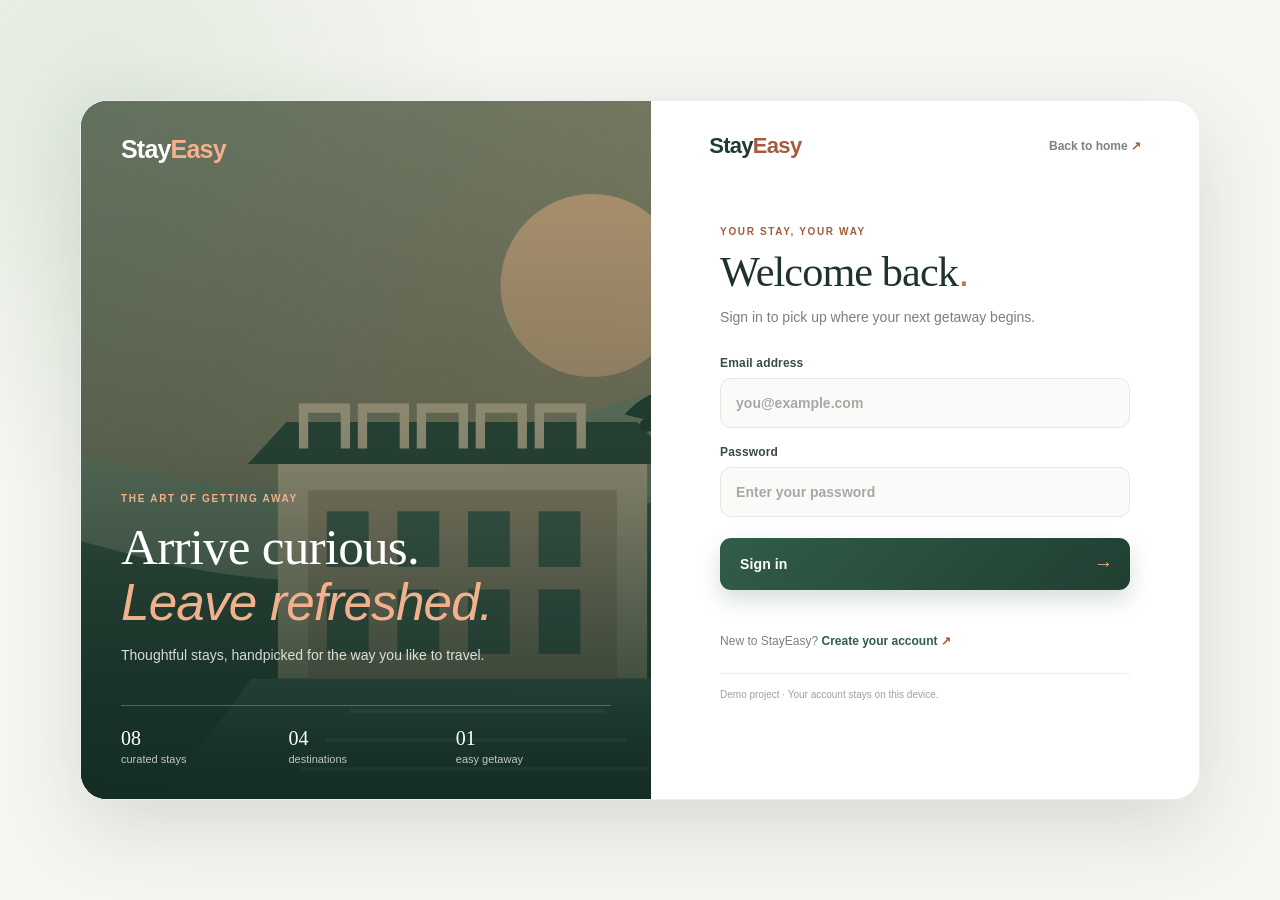
<file: admin.html>
<!DOCTYPE html>
<html lang="en">
  <head>
    <meta charset="UTF-8" />
    <meta name="viewport" content="width=device-width, initial-scale=1.0" />
    <title>Admin Module | StayEasy</title>
    <link rel="stylesheet" href="style.css?v=20261125-luxe-v6" />
  </head>

  <body class="dashboard-page admin-dashboard">
    <nav class="dashboard-nav">
      <div class="dashboard-nav-inner">
        <a class="brand" href="admin.html">Stay<span>Easy</span></a>
        <div class="dashboard-nav-actions">
          <span class="admin-badge">ADMIN MODULE</span>
          <button class="logout" type="button" onclick="logout()">Log out <span aria-hidden="true">↗</span></button>
        </div>
      </div>
    </nav>

    <main class="dashboard">
      <div class="dash-head">
        <div>
          <p class="eyebrow blue">ADMIN MODULE</p>
          <h1>Manage StayEasy</h1>
          <p class="muted">Manage hotel inventory and booking activity.</p>
        </div>
      </div>

      <section class="stats">
        <div>
          <b id="hotelCount">0</b>
          <small>Hotels</small>
        </div>
        <div>
          <b id="roomCount">0</b>
          <small>Rooms</small>
        </div>
        <div>
          <b id="adminBookingCount">0</b>
          <small>Bookings</small>
        </div>
        <div>
          <b id="userCount">0</b>
          <small>Users</small>
        </div>
      </section>

      <section class="admin-grid">
        <div class="card">
          <h2>Add Hotel</h2>

          <form id="hotelForm">
            <label>
              Hotel Name
              <input id="hotelName" required />
            </label>

            <label>
              Location
              <input id="hotelLocation" required />
            </label>

            <label>
              Price / Night
              <input id="hotelPrice" type="number" min="1" required />
            </label>

            <label>
              Rooms
              <input id="hotelRooms" type="number" min="0" required />
            </label>

            <label>
              Amenities
              <input id="hotelAmenities" placeholder="WiFi, Pool, Breakfast" required />
            </label>

            <button class="primary-btn full" type="submit">Add Hotel</button>
          </form>
        </div>

        <div class="card">
          <div class="section-head">
            <h2>Hotel Inventory</h2>
            <span id="inventoryCount"></span>
          </div>

          <div id="adminHotels"></div>
        </div>
      </section>

      <div class="card">
        <div class="section-head">
          <h2>Booking Activity</h2>
          <span>Local Storage</span>
        </div>

        <div id="adminBookings"></div>
      </div>
    </main>

    <script src="script.js?v=20261125-luxe-v7"></script>
  </body>
</html>
</file>
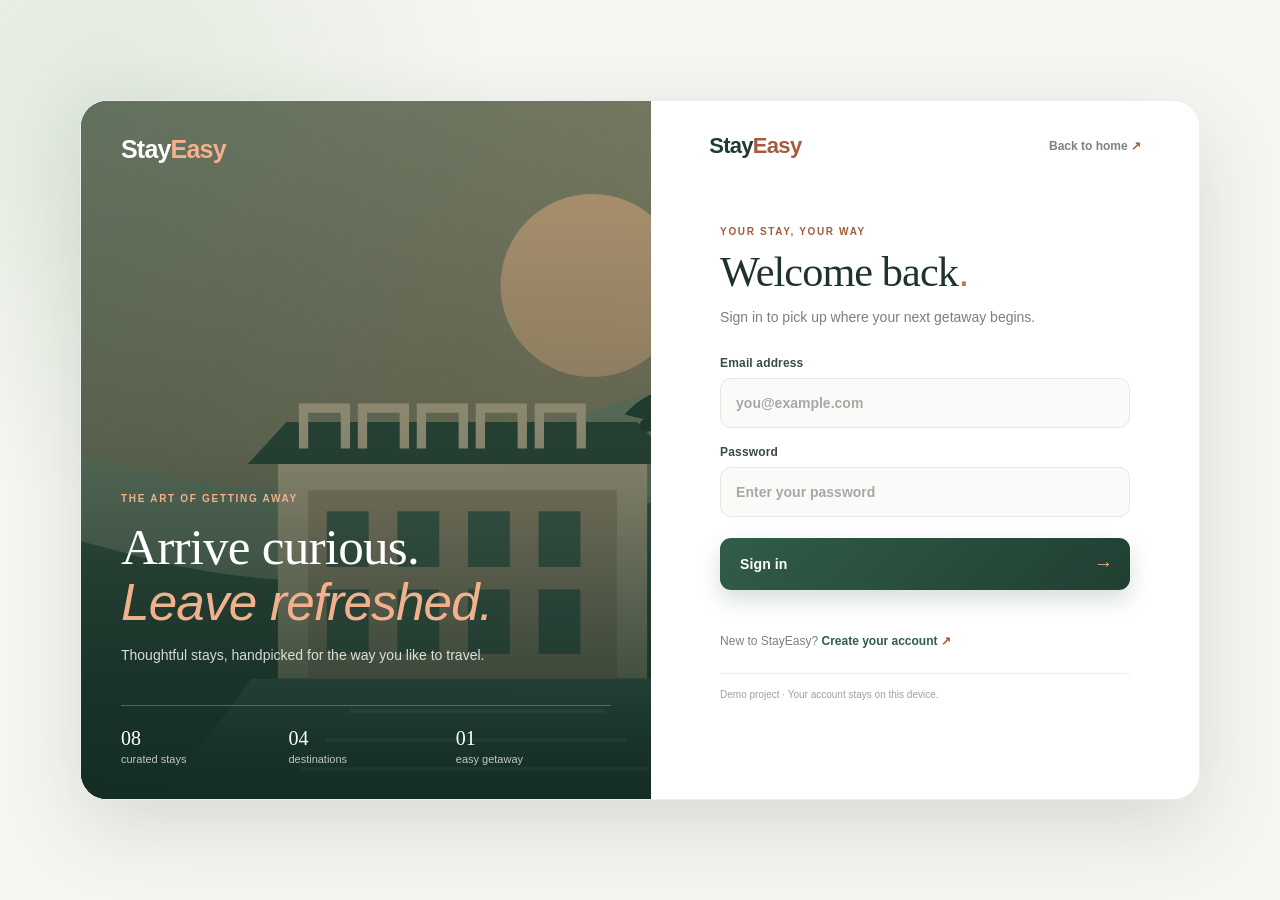
<file: login.html>
<!DOCTYPE html>
<html lang="en">
  <head>
    <meta charset="UTF-8" />
    <meta name="viewport" content="width=device-width, initial-scale=1.0" />
    <meta name="theme-color" content="#f5f6f1" />
    <title>Welcome back | StayEasy</title>
    <link rel="stylesheet" href="style.css?v=20261125-luxe-v6" />
  </head>

  <body class="auth auth-page">
    <main class="auth-shell">
      <section class="auth-story" aria-label="About StayEasy">
        <img src="images/stayeasy-hero.svg" alt="" />
        <a class="auth-story-brand" href="index.html">Stay<span>Easy</span></a>
        <div class="auth-story-copy">
          <p>THE ART OF GETTING AWAY</p>
          <h2>Arrive curious.<br /><em>Leave refreshed.</em></h2>
          <span>Thoughtful stays, handpicked for the way you like to travel.</span>
        </div>
        <div class="auth-story-stats">
          <div><b>08</b><span>curated stays</span></div>
          <div><b>04</b><span>destinations</span></div>
          <div><b>01</b><span>easy getaway</span></div>
        </div>
      </section>

      <section class="auth-panel">
        <div class="auth-panel-nav">
          <a class="brand dark" href="index.html">Stay<span>Easy</span></a>
          <a class="auth-back-link" href="index.html">Back to home <span aria-hidden="true">↗</span></a>
        </div>

        <div class="auth-form-content">
          <p class="eyebrow auth-eyebrow">YOUR STAY, YOUR WAY</p>
          <h1>Welcome back<span>.</span></h1>
          <p class="auth-intro">Sign in to pick up where your next getaway begins.</p>

          <form id="loginForm">
            <label class="auth-field">
              <span>Email address</span>
              <input id="loginEmail" type="email" autocomplete="username" required placeholder="you@example.com" />
            </label>

            <label class="auth-field">
              <span>Password</span>
              <input id="loginPassword" type="password" autocomplete="current-password" required placeholder="Enter your password" />
            </label>

            <button class="primary-btn full auth-submit" type="submit">Sign in <span aria-hidden="true">→</span></button>
          </form>

          <p id="loginMessage" class="message auth-message" role="status" aria-live="polite"></p>

          <p class="auth-footer">New to StayEasy? <a href="signup.html">Create your account <span aria-hidden="true">↗</span></a></p>
          <p class="auth-footnote">Demo project · Your account stays on this device.</p>
        </div>
      </section>
    </main>

    <script src="script.js?v=20261125-luxe-v7"></script>
  </body>
</html>
</file>
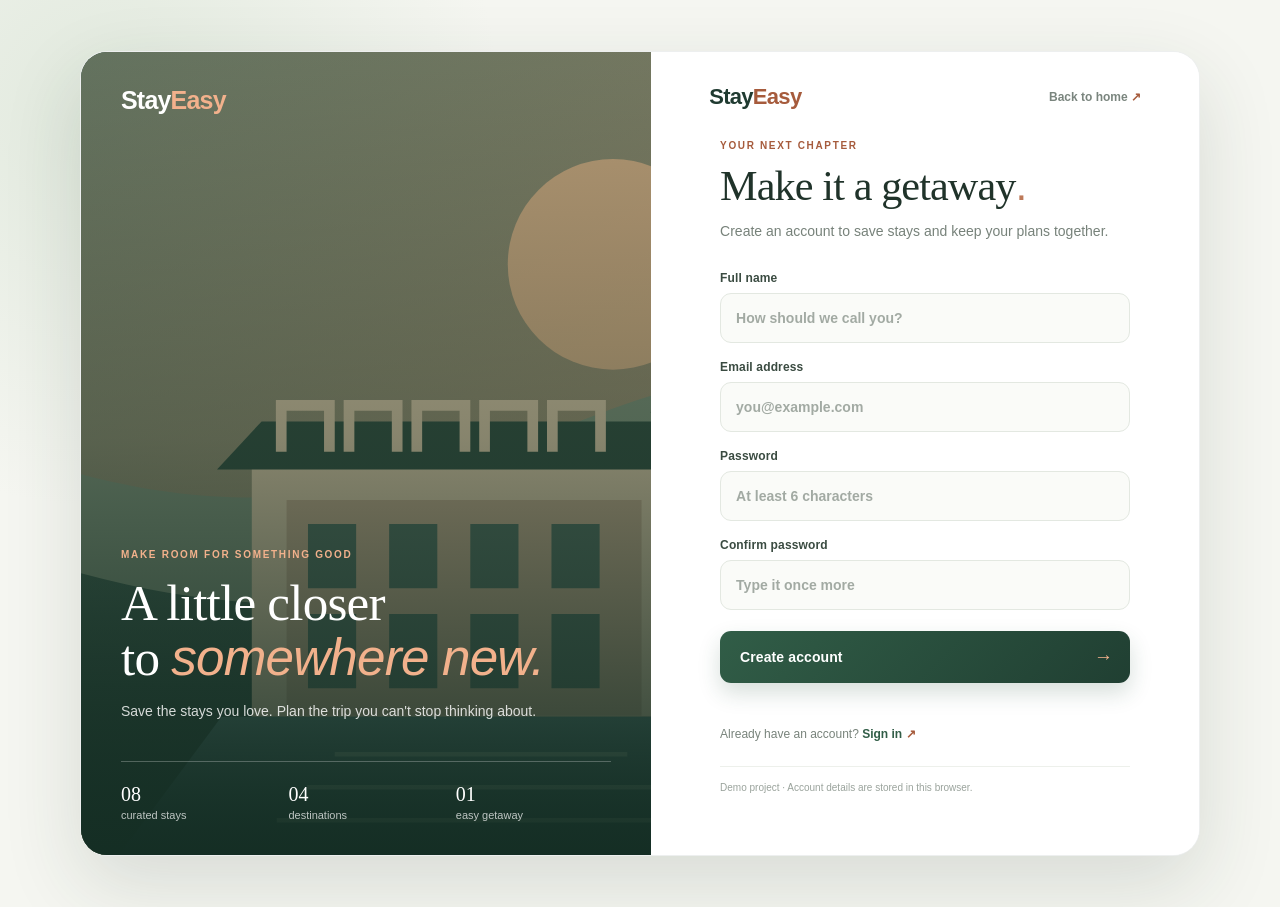
<file: signup.html>
<!DOCTYPE html>
<html lang="en">
  <head>
    <meta charset="UTF-8" />
    <meta name="viewport" content="width=device-width, initial-scale=1.0" />
    <meta name="theme-color" content="#f5f6f1" />
    <title>Create your account | StayEasy</title>
    <link rel="stylesheet" href="style.css?v=20261125-luxe-v6" />
  </head>

  <body class="auth auth-page">
    <main class="auth-shell auth-shell-signup">
      <section class="auth-story" aria-label="About StayEasy">
        <img src="images/stayeasy-hero.svg" alt="" />
        <a class="auth-story-brand" href="index.html">Stay<span>Easy</span></a>
        <div class="auth-story-copy">
          <p>MAKE ROOM FOR SOMETHING GOOD</p>
          <h2>A little closer<br />to <em>somewhere new.</em></h2>
          <span>Save the stays you love. Plan the trip you can't stop thinking about.</span>
        </div>
        <div class="auth-story-stats">
          <div><b>08</b><span>curated stays</span></div>
          <div><b>04</b><span>destinations</span></div>
          <div><b>01</b><span>easy getaway</span></div>
        </div>
      </section>

      <section class="auth-panel">
        <div class="auth-panel-nav">
          <a class="brand dark" href="index.html">Stay<span>Easy</span></a>
          <a class="auth-back-link" href="index.html">Back to home <span aria-hidden="true">↗</span></a>
        </div>

        <div class="auth-form-content">
          <p class="eyebrow auth-eyebrow">YOUR NEXT CHAPTER</p>
          <h1>Make it a getaway<span>.</span></h1>
          <p class="auth-intro">Create an account to save stays and keep your plans together.</p>

          <form id="signupForm">
            <label class="auth-field">
              <span>Full name</span>
              <input id="signupName" autocomplete="name" required placeholder="How should we call you?" />
            </label>

            <label class="auth-field">
              <span>Email address</span>
              <input id="signupEmail" type="email" autocomplete="email" required placeholder="you@example.com" />
            </label>

            <label class="auth-field">
              <span>Password</span>
              <input id="signupPassword" type="password" autocomplete="new-password" minlength="6" required placeholder="At least 6 characters" />
            </label>

            <label class="auth-field">
              <span>Confirm password</span>
              <input id="signupConfirm" type="password" autocomplete="new-password" minlength="6" required placeholder="Type it once more" />
            </label>

            <button class="primary-btn full auth-submit" type="submit">Create account <span aria-hidden="true">→</span></button>
          </form>

          <p id="signupMessage" class="message auth-message" role="status" aria-live="polite"></p>

          <p class="auth-footer">Already have an account? <a href="login.html">Sign in <span aria-hidden="true">↗</span></a></p>
          <p class="auth-footnote">Demo project · Account details are stored in this browser.</p>
        </div>
      </section>
    </main>

    <script src="script.js?v=20261125-luxe-v7"></script>
  </body>
</html>
</file>
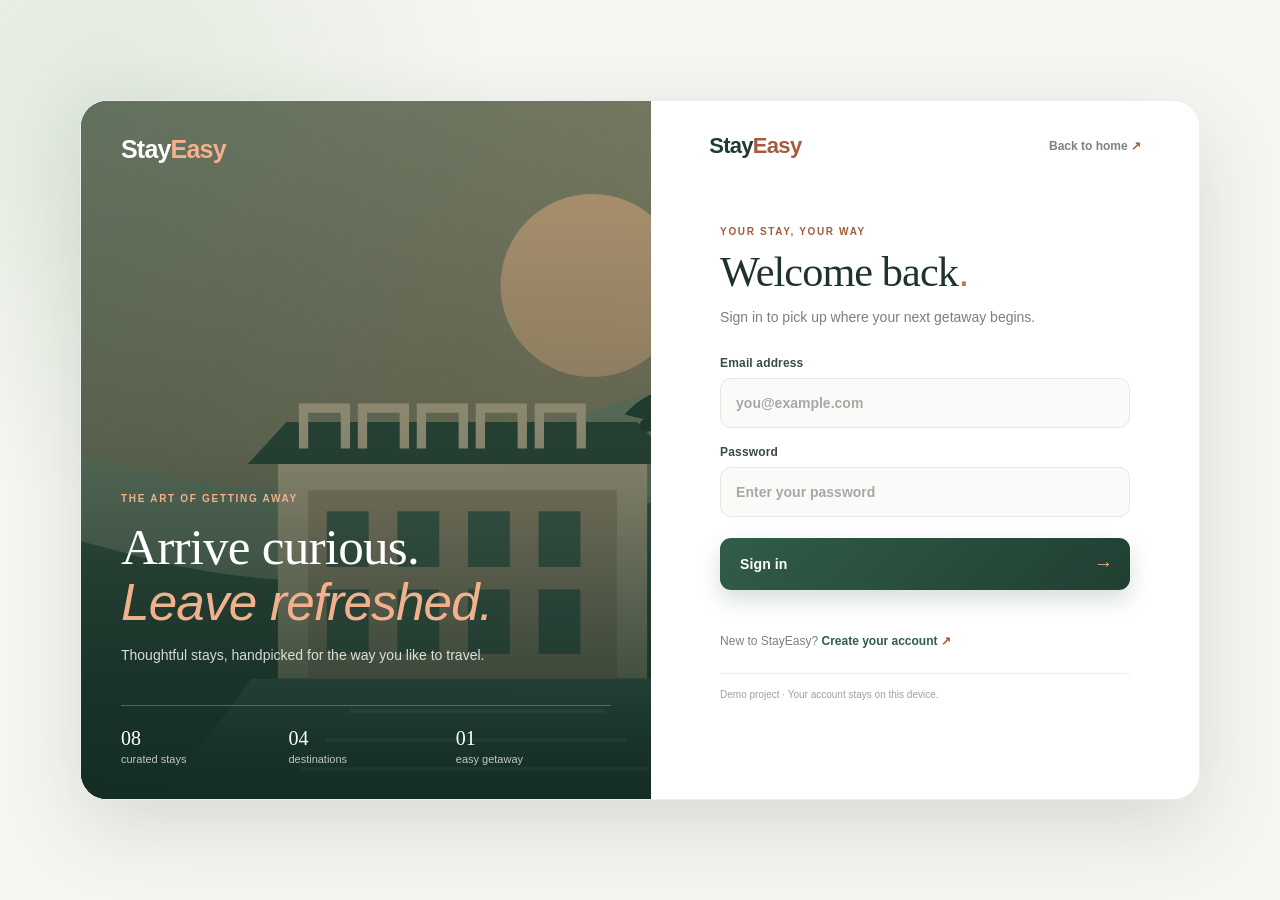
<file: user.html>
<!DOCTYPE html>
<html lang="en">
  <head>
    <meta charset="UTF-8" />
    <meta name="viewport" content="width=device-width, initial-scale=1.0" />
    <title>User Module | StayEasy</title>
    <link rel="stylesheet" href="style.css?v=20261125-luxe-v6" />
  </head>

  <body class="dashboard-page user-dashboard">
    <nav class="dashboard-nav">
      <div class="dashboard-nav-inner">
        <a class="brand" href="user.html">Stay<span>Easy</span></a>
        <div class="dashboard-nav-actions">
          <span class="welcome-chip"><span class="welcome-dot"></span><span id="welcome" class="welcome"></span></span>
          <button class="logout" type="button" onclick="logout()">Log out <span aria-hidden="true">↗</span></button>
        </div>
      </div>
    </nav>

    <main class="dashboard">
      <section class="dash-head">
        <div>
          <p class="eyebrow">YOUR NEXT CHAPTER</p>
          <h1>Somewhere good<br />is waiting.</h1>
          <p>Find a stay that fits the feeling you're chasing. Compare, save and plan it your way.</p>
        </div>

        <div class="stat">
          <span class="stat-spark" aria-hidden="true">✳</span>
          <b id="bookingCount">0</b>
          <small>My trips</small>
        </div>
      </section>

      <section class="search" aria-label="Find and filter hotels">
        <label class="filter-field">
          <span>Destination</span>
          <input id="location" type="search" placeholder="City or hotel name" autocomplete="off" />
        </label>

        <label class="filter-field">
          <span>Must-have</span>
          <select id="amenity">
            <option value="">All Amenities</option>
            <option>WiFi</option>
            <option>Pool</option>
            <option>Gym</option>
            <option>Breakfast</option>
            <option>Parking</option>
            <option>Spa</option>
            <option>Beach access</option>
          </select>
        </label>

        <label class="filter-field">
          <span>Vibe Match</span>
          <select id="vibe">
            <option value="">All vibes</option>
            <option>Romantic</option>
            <option>Heritage</option>
            <option>Beach</option>
            <option>Business</option>
            <option>Family</option>
          </select>
        </label>

        <label class="filter-field">
          <span>Sort by</span>
          <select id="sort">
            <option value="recommended">Recommended</option>
            <option value="low">Price: Low to High</option>
            <option value="high">Price: High to Low</option>
          </select>
        </label>

        <label class="filter-field">
          <span>Check-in</span>
          <input id="searchCheckin" type="date" />
        </label>

        <label class="filter-field">
          <span>Check-out</span>
          <input id="searchCheckout" type="date" />
        </label>

        <label class="filter-field">
          <span>Guests</span>
          <select id="searchGuests">
            <option>1</option>
            <option selected>2</option>
            <option>3</option>
            <option>4</option>
            <option>5</option>
            <option>6</option>
          </select>
        </label>

        <div class="search-actions">
          <button class="primary-btn" type="button" onclick="searchHotels()">Find stays <span aria-hidden="true">→</span></button>
          <button class="secondary-btn" type="button" onclick="clearSearch()">Reset</button>
        </div>
      </section>

      <div class="section-head">
        <div>
          <p class="section-kicker">A STAY FOR EVERY KIND OF YOU</p>
          <h2>Explore the collection</h2>
        </div>
        <div class="hotel-results-tools">
          <button id="favoritesFilter" class="saved-filter" type="button" aria-pressed="false" onclick="toggleFavoritesFilter()">♡ Saved stays (0)</button>
          <span id="resultCount"></span>
        </div>
      </div>
      <p class="price-pulse-status"><span class="pulse-dot" aria-hidden="true"></span><span id="livePriceStatus">Demo price pulse is active</span></p>

      <section id="hotels" class="hotel-grid" aria-live="polite"></section>

      <section id="compareTray" class="compare-tray" aria-label="Hotel comparison" hidden>
        <div>
          <b>Compare your shortlist</b>
          <span id="compareCount">0 selected</span>
          <small>Compare up to three stays in one city.</small>
        </div>
        <div class="compare-tray-actions">
          <button id="compareOpen" class="primary-btn" type="button" onclick="openHotelComparison()" disabled>Compare stays</button>
          <button class="secondary-btn" type="button" onclick="clearHotelComparison()">Clear</button>
        </div>
      </section>

      <div class="section-head">
        <div>
          <p class="section-kicker">YOUR ITINERARY</p>
          <h2>Trips you've planned</h2>
        </div>
      </div>
      <div class="trip-filter-tabs" role="group" aria-label="Filter trips">
        <button class="trip-filter selected" type="button" data-trip-filter="upcoming" aria-pressed="true" onclick="setTripFilter('upcoming')">Upcoming</button>
        <button class="trip-filter" type="button" data-trip-filter="completed" aria-pressed="false" onclick="setTripFilter('completed')">Completed</button>
        <button class="trip-filter" type="button" data-trip-filter="cancelled" aria-pressed="false" onclick="setTripFilter('cancelled')">Cancelled</button>
      </div>

      <section id="myBookings" class="bookings"></section>
    </main>

    <div id="modal" class="modal hidden" role="dialog" aria-modal="true" aria-label="Stay booking and comparison">
      <div class="modal-card">
        <button class="close" type="button" aria-label="Close dialog" onclick="closeModal()">×</button>
        <div id="modalContent"></div>
      </div>
    </div>

    <script src="script.js?v=20261125-luxe-v7"></script>
  </body>
</html>
</file>
<file: style.css>
:root {
  --blue: #2563eb;
  --blue-dark: #1d4ed8;
  --bg: #f5f7fb;
  --text: #172033;
  --muted: #586d87;
  --card: #fff;
  --shadow: 0 12px 30px rgba(15, 23, 42, 0.08);
}

* { box-sizing: border-box; margin: 0; padding: 0; font-family: "Segoe UI", sans-serif; }
body {
  background: radial-gradient(circle at top, #f9fbff 0%, var(--bg) 42%, #edf2f7 100%);
  color: var(--text);
}
a { text-decoration: none; }
img { max-width: 100%; display: block; }
button, input, select { font: inherit; }

.hero {
  background: linear-gradient(120deg, rgba(9, 17, 33, 0.9), rgba(37, 99, 235, 0.75)), url('images/hotel-skyline.svg') center/cover no-repeat;
  color: #fff;
  min-height: 440px;
  border-bottom-left-radius: 28px;
  border-bottom-right-radius: 28px;
  box-shadow: 0 20px 40px rgba(15, 23, 42, 0.12);
}

nav, .dashboard-nav {
  display: flex; justify-content: space-between; align-items: center;
  padding: 20px 5%;
}

.brand { color: #fff; font-size: 2rem; font-weight: 800; }
.brand span { color: #cfe3ff; }
.brand.dark { color: var(--text); }
.brand.dark span { color: var(--blue); }

.nav-link, .nav-btn, .primary-btn, .secondary-btn, .logout, .book-btn, .confirm-btn, .delete {
  display: inline-flex; align-items: center; justify-content: center;
  border-radius: 12px; font-weight: 700; transition: 0.2s ease;
}

.nav-link { color: #fff; padding: 10px 14px; }
.nav-link:hover { background: rgba(255,255,255,0.08); }
.nav-btn, .primary-btn, .book-btn, .confirm-btn {
  background: linear-gradient(135deg, var(--blue), var(--blue-dark));
  color: #fff; padding: 12px 18px; box-shadow: 0 12px 22px rgba(37, 99, 235, .25);
  border: 1px solid rgba(255,255,255,0.12);
}
.nav-btn:hover, .primary-btn:hover, .book-btn:hover, .confirm-btn:hover {
  transform: translateY(-1px);
  box-shadow: 0 16px 26px rgba(37, 99, 235, .28);
}
.secondary-btn, .logout {
  background: #fff; color: var(--text); border: 1px solid #dfe7f1; padding: 12px 18px;
}
.secondary-btn:hover, .logout:hover { background: #f8fbff; }

.hero-content {
  max-width: 1200px; margin: 0 auto; padding: 72px 24px 86px;
}
.hero h1 { font-size: clamp(2.4rem, 6vw, 4.5rem); margin-bottom: 18px; }
.hero-content p:not(.eyebrow) { max-width: 620px; font-size: 1.06rem; line-height: 1.7; color: rgba(255,255,255,0.9); }
.eyebrow { letter-spacing: 1.6px; font-size: 12px; font-weight: 800; margin-bottom: 12px; }
.eyebrow.blue { color: var(--blue); }

.landing, .dashboard { max-width: 1200px; margin: 0 auto; padding: 48px 24px 70px; }
.features {
  display: grid; grid-template-columns: repeat(3, minmax(0, 1fr)); gap: 20px;
  margin-top: -70px; position: relative; z-index: 1;
}
.features article, .card, .auth-card, .stat, .stats > div, .hotel, .booking-item, .admin-hotel, .modal-card {
  background: var(--card); border: 1px solid #e5ecf4; border-radius: 20px; box-shadow: var(--shadow);
}
.features article, .card, .auth-card, .stat, .stats > div { padding: 24px; }
.hotel:hover, .booking-item:hover, .admin-hotel:hover {
  transform: translateY(-2px);
  box-shadow: 0 18px 36px rgba(15, 23, 42, 0.09);
}
.features b {
  display: inline-flex; width: 54px; height: 54px; align-items: center; justify-content: center;
  font-size: 28px; border-radius: 16px; background: #edf5ff;
}
.features h3 { margin: 12px 0 8px; }
.features p, .muted, .message { color: var(--muted); line-height: 1.7; }

.center { text-align: center; margin-top: 28px; }
.center h2 { font-size: clamp(1.9rem, 3vw, 2.4rem); margin-bottom: 10px; }
.actions { display: flex; justify-content: center; gap: 12px; margin-top: 20px; flex-wrap: wrap; }
footer { text-align: center; color: var(--muted); padding: 20px; }

.auth { min-height: 100vh; display: grid; place-items: center; padding: 30px 18px; background: linear-gradient(135deg, #eef5ff, #f8fafc); }
.auth-card { width: min(460px, 100%); padding: 28px; }
.auth-card form, .booking-form, #hotelForm { display: grid; gap: 14px; margin-top: 16px; }
label { display: grid; gap: 8px; font-weight: 600; }
input, select {
  width: 100%; border: 1px solid #dfeaf5; border-radius: 12px; background: #f8fbff;
  padding: 12px 14px; color: var(--text);
}
input:focus, select:focus { outline: none; border-color: rgba(37, 99, 235, .5); }

.dashboard-nav { background: rgba(255,255,255,.9); border-bottom: 1px solid #eaeff6; }
.dashboard-nav .brand { color: var(--text); }
.dashboard-nav .brand span { color: var(--blue); }

.dash-head { display: flex; justify-content: space-between; align-items: center; margin-bottom: 20px; }
.stats { display: grid; grid-template-columns: repeat(4, minmax(0, 1fr)); gap: 18px; margin-bottom: 24px; }
.stats > div, .stat { display: grid; place-items: center; padding: 20px; text-align: center; }
.stats b, .stat b { font-size: 2rem; color: var(--blue); }

.search {
  display: grid; grid-template-columns: repeat(4, minmax(0, 1fr)); gap: 14px;
  padding: 16px; margin-bottom: 20px; border: 1px solid #e6edf5; border-radius: 18px; background: rgba(255,255,255,.7);
}

.hotel-grid { display: grid; grid-template-columns: repeat(3, minmax(0, 1fr)); gap: 20px; }
.hotel { overflow: hidden; }
.hotel-gallery { position: relative; overflow: hidden; background: #e4ebe5; }
.hotel-image { width: 100%; height: 200px; object-fit: cover; }
.gallery-arrow {
  position: absolute;
  top: 50%;
  display: grid;
  width: 36px;
  height: 36px;
  place-items: center;
  transform: translateY(-50%);
  border: 1px solid rgba(255,255,255,.75);
  border-radius: 50%;
  background: rgba(15, 23, 42, .62);
  color: #fff;
  cursor: pointer;
  font-size: 1.6rem;
  line-height: 1;
}
.gallery-arrow:hover { background: rgba(15, 23, 42, .88); }
.gallery-previous { left: 10px; }
.gallery-next { right: 10px; }
.gallery-count {
  position: absolute;
  right: 10px;
  bottom: 10px;
  padding: 4px 8px;
  border-radius: 999px;
  background: rgba(15, 23, 42, .7);
  color: #fff;
  font-size: .75rem;
  font-weight: 700;
}
.hotel-body { padding: 18px; }
.hotel-top { display: flex; justify-content: space-between; align-items: flex-start; margin-bottom: 12px; }
.rating { background: #fff7d6; color: #915d00; border-radius: 999px; padding: 6px 10px; font-size: 0.8rem; font-weight: 800; }
.hotel-type { color: #275943; font-size: 0.78rem; font-weight: 700; }
.amenities { display: flex; flex-wrap: wrap; gap: 8px; margin: 10px 0 16px; }
.chip { background: #edf5ff; color: var(--blue); border-radius: 999px; padding: 6px 10px; font-size: 0.78rem; font-weight: 700; }
.hotel-bottom { display: flex; justify-content: space-between; align-items: end; gap: 12px; }
.price strong { font-size: 1.5rem; }
.price span, .rooms { color: var(--muted); font-size: 0.82rem; }
.hotel-actions { display: flex; align-items: center; gap: 8px; }
.book-btn { padding: 12px 16px; cursor: pointer; }
.book-btn:disabled { background: #d8e1ec; color: #49617d; box-shadow: none; }
.compare-toggle {
  padding: 10px 12px;
  border: 1px solid #cbd9d5;
  border-radius: 10px;
  background: #fff;
  color: #275943;
  cursor: pointer;
  font-weight: 700;
}
.compare-toggle:hover, .compare-toggle.selected { background: #e8f2ed; border-color: #8ab59e; }
.compare-tray {
  position: sticky;
  bottom: 12px;
  z-index: 5;
  display: flex;
  align-items: center;
  justify-content: space-between;
  gap: 16px;
  margin: 20px 0;
  padding: 16px 18px;
  border: 1px solid #d5e4dc;
  border-radius: 16px;
  background: rgba(255, 255, 255, .97);
  box-shadow: 0 12px 30px rgba(15, 23, 42, .16);
}
.compare-tray[hidden] { display: none; }
.compare-tray > div:first-child { display: grid; gap: 3px; }
.compare-tray span, .compare-tray small { color: var(--muted); }
.compare-tray small { font-size: .82rem; }
.compare-tray-actions { display: flex; gap: 8px; }
.compare-tray button:disabled { cursor: not-allowed; opacity: .55; transform: none; }

.booking-item, .admin-hotel { display: flex; justify-content: space-between; align-items: center; padding: 15px 16px; margin-bottom: 10px; }
.status { color: #0d8b5d; font-weight: 700; }
.delete { background: #ffeaea; color: #c12d2d; padding: 10px 12px; }

.modal { position: fixed; inset: 0; background: rgba(15, 23, 42, 0.5); display: grid; place-items: center; padding: 20px; }
.modal.hidden { display: none; }
.modal-card { width: min(420px, 100%); max-height: calc(100vh - 40px); overflow-y: auto; padding: 22px; position: relative; }
.comparison-open .modal-card { width: min(1000px, 100%); }
.comparison-grid { display: grid; grid-template-columns: repeat(auto-fit, minmax(210px, 1fr)); gap: 14px; margin-top: 18px; }
.comparison-hotel { padding: 14px; border: 1px solid #e5ecf4; border-radius: 14px; background: #fbfcfe; }
.comparison-hotel > img { width: 100%; height: 140px; margin-bottom: 12px; border-radius: 9px; object-fit: cover; }
.comparison-hotel h3 { margin-bottom: 4px; }
.comparison-hotel dl { display: grid; gap: 10px; margin: 14px 0; }
.comparison-hotel dl > div { padding-top: 8px; border-top: 1px solid #e5ecf4; }
.comparison-hotel dt { color: var(--muted); font-size: .78rem; font-weight: 700; }
.comparison-hotel dd { margin-top: 3px; line-height: 1.45; }
.comparison-hotel .book-btn { width: 100%; }
.close { position: absolute; right: 14px; top: 8px; background: transparent; font-size: 2rem; color: var(--muted); }

.success-popup {
  position: fixed; right: 20px; bottom: 20px; z-index: 200;
  opacity: 0; transform: translateY(20px); transition: 0.25s ease;
  pointer-events: none;
}
.success-popup.show { opacity: 1; transform: translateY(0); }
.success-card {
  display: flex; align-items: center; gap: 12px; background: #0f172a; color: #fff;
  padding: 14px 18px; border-radius: 14px; box-shadow: 0 18px 36px rgba(15, 23, 42, 0.18);
}
.success-card span {
  width: 28px; height: 28px; border-radius: 50%; background: #22c55e; color: #fff;
  display: grid; place-items: center; font-weight: 800;
}

.table { width: 100%; border-collapse: collapse; }
.table th, .table td { border-bottom: 1px solid #edf2f7; padding: 10px; text-align: left; }
.featured-stays { margin: 38px 0 28px; }
.featured-stays-heading { display: flex; align-items: end; justify-content: space-between; gap: 24px; margin-bottom: 18px; }
.featured-stays-heading h2 { color: #193044; font-family: Georgia, "Times New Roman", serif; font-size: 32px; }
.featured-stays-heading > p { max-width: 430px; color: var(--muted); font-size: .9rem; line-height: 1.6; }
.featured-hotel-grid { grid-template-columns: repeat(4, minmax(0, 1fr)); gap: 16px; }
.featured-hotel-grid .hotel-image { height: 170px; }
.featured-hotel-grid .hotel-body { padding: 15px; }
.featured-hotel-grid .hotel-body h3 { min-height: 2.5em; font-size: 1.05rem; }
.featured-hotel-grid .hotel-bottom { align-items: center; margin-top: 12px; }
.hotel-visit { color: #275943; font-size: .8rem; font-weight: 800; white-space: nowrap; }
.hotel-visit span { color: #a65b3c; }

@media (max-width: 960px) {
  .features, .hotel-grid, .stats, .search { grid-template-columns: repeat(2, minmax(0, 1fr)); }
  .featured-hotel-grid { grid-template-columns: repeat(2, minmax(0, 1fr)); }
}
@media (max-width: 640px) {
  .features, .hotel-grid, .stats, .search { grid-template-columns: 1fr; }
  nav, .dashboard-nav, .dash-head, .hotel-bottom, .booking-item, .admin-hotel { flex-direction: column; align-items: flex-start; }
  .brand { font-size: 1.7rem; }
  .featured-hotel-grid { grid-template-columns: 1fr; }
  .featured-stays-heading, .compare-tray { align-items: flex-start; flex-direction: column; }
  .compare-tray-actions { width: 100%; }
  .compare-tray-actions button { flex: 1; }
  .hotel-actions { width: 100%; justify-content: space-between; }
}

.home-page {
  min-height: 100vh;
  background: #f5f6f2;
  color: #1d2d28;
  font-family: "Aptos", "Segoe UI", sans-serif;
}
.home-page * { font-family: inherit; }
.home-page h1, .home-page h2, .home-page h3 {
  font-family: "Iowan Old Style", "Palatino Linotype", Georgia, serif;
  letter-spacing: 0;
}
.home-hero {
  position: relative;
  isolation: isolate;
  min-height: 535px;
  overflow: hidden;
  padding: 0 32px 92px;
  background: #30463d;
  color: #fff;
}
.home-hero::after {
  position: absolute;
  z-index: 0;
  inset: 0;
  background: linear-gradient(90deg, rgba(17, 39, 33, .82), rgba(17, 39, 33, .46) 53%, rgba(17, 39, 33, .12));
  content: "";
}
.home-hero-photo {
  position: absolute;
  z-index: -1;
  inset: 0;
  width: 100%;
  height: 100%;
  object-fit: cover;
  object-position: center 55%;
}
.site-nav {
  position: relative;
  z-index: 1;
  display: flex;
  width: min(1280px, 100%);
  margin: 0 auto;
  padding: 22px 0;
}
.home-page .site-nav .brand {
  color: #fff;
  font-family: "Aptos", "Segoe UI", sans-serif;
  font-size: 25px;
}
.home-page .site-nav .brand span { color: #efb18c; }
.site-nav-links { display: flex; align-items: center; gap: 28px; }
.site-nav-links a { color: rgba(255, 255, 255, .94); font-size: 14px; font-weight: 600; }
.site-nav-links .site-login { margin-left: 8px; }
.site-nav-links .site-signup {
  padding: 11px 17px;
  border-radius: 8px;
  background: #f2b18c;
  color: #263b32;
}
.home-copy {
  position: relative;
  z-index: 1;
  width: min(1280px, 100%);
  margin: 0 auto;
  padding-top: 82px;
  animation: home-arrive .65s ease both;
}
.home-eyebrow, .home-kicker {
  margin-bottom: 14px;
  color: #f2b18c;
  font-size: 11px;
  font-weight: 800;
  letter-spacing: 1.5px;
}
.home-copy h1 { max-width: 680px; font-size: 60px; line-height: 1.03; }
.home-intro { max-width: 510px; margin-top: 18px; color: rgba(255, 255, 255, .9); font-size: 17px; line-height: 1.65; }
.home-search-wrap {
  position: relative;
  z-index: 2;
  width: min(1280px, 100%);
  margin: -46px auto 0;
  padding: 0 28px;
}
.home-search {
  display: grid;
  grid-template-columns: minmax(190px, 1.3fr) repeat(2, minmax(160px, 1fr)) auto;
  align-items: center;
  gap: 0;
  padding: 14px;
  border: 1px solid #e5e8e2;
  border-radius: 12px;
  background: #fff;
  box-shadow: 0 18px 48px rgba(25, 44, 36, .13);
}
.home-search-field {
  min-width: 0;
  padding: 5px 18px;
  border-right: 1px solid #e5e8e2;
  font-weight: 400;
}
.home-search-field span { color: #66736c; font-size: 12px; font-weight: 700; }
.home-search-field select, .home-search-field input {
  min-width: 0;
  padding: 7px 0 3px;
  border: 0;
  border-radius: 0;
  background: transparent;
  color: #20322b;
  font-size: 15px;
}
.home-search-field select:focus, .home-search-field input:focus { border: 0; outline: 0; }
.home-search-button {
  min-height: 52px;
  padding: 0 25px;
  border: 0;
  border-radius: 8px;
  background: #275943;
  color: #fff;
  cursor: pointer;
  font-size: 14px;
  font-weight: 700;
  transition: background .2s ease, transform .2s ease;
}
.home-search-button:hover { transform: translateY(-1px); background: #1e4936; }
.home-content { width: min(1280px, 100%); margin: 0 auto; padding: 70px 28px 84px; }
.home-section-head { display: flex; align-items: end; justify-content: space-between; gap: 20px; margin-bottom: 25px; }
.home-kicker { margin-bottom: 10px; color: #a65b3c; }
.home-section-head h2 { color: #1d2d28; font-size: 36px; line-height: 1.15; }
.home-text-link { padding-bottom: 5px; color: #275943; font-size: 14px; font-weight: 700; }
.home-text-link span { margin-left: 5px; color: #a65b3c; }
.home-stay-grid { display: grid; grid-template-columns: repeat(3, minmax(0, 1fr)); gap: 22px; }
.home-stay-card { overflow: hidden; border: 1px solid #e5e8e2; border-radius: 12px; background: #fff; box-shadow: 0 8px 24px rgba(25, 44, 36, .05); animation: home-arrive .55s ease both; }
.home-stay-card:nth-child(2) { animation-delay: .08s; }
.home-stay-card:nth-child(3) { animation-delay: .16s; }
.home-stay-photo-wrap { position: relative; overflow: hidden; aspect-ratio: 1.58; background: #e4ebe5; }
.home-stay-photo { width: 100%; height: 100%; object-fit: cover; transition: transform .35s ease; }
.home-stay-card:hover .home-stay-photo { transform: scale(1.035); }
.home-stay-rating {
  position: absolute;
  top: 13px;
  right: 13px;
  padding: 7px 10px;
  border-radius: 6px;
  background: rgba(255, 255, 255, .95);
  color: #25372f;
  font-size: 12px;
  font-weight: 800;
}
.home-stay-details { padding: 18px 19px 17px; }
.home-stay-location { margin-bottom: 5px; color: #66736c; font-size: 12px; font-weight: 600; }
.home-stay-details h3 { color: #1d2d28; font-size: 22px; }
.home-stay-bottom { display: flex; align-items: center; justify-content: space-between; gap: 10px; margin-top: 19px; padding-top: 14px; border-top: 1px solid #edf0eb; }
.home-stay-bottom p { color: #66736c; font-size: 12px; white-space: nowrap; }
.home-stay-bottom strong { color: #1d2d28; font-size: 17px; }
.home-stay-bottom button {
  padding: 7px 0 7px 8px;
  border: 0;
  background: transparent;
  color: #275943;
  cursor: pointer;
  font-size: 12px;
  font-weight: 800;
  white-space: nowrap;
}
.home-stay-bottom button span { margin-left: 3px; color: #a65b3c; }
.home-footer {
  display: flex;
  align-items: center;
  justify-content: space-between;
  gap: 20px;
  padding: 22px max(28px, calc((100% - 1224px) / 2));
  border-top: 1px solid #e3e8e1;
  background: #fff;
  color: #66736c;
  font-size: 13px;
}
.home-footer .brand { color: #20322b; font-size: 21px; }
.home-footer .brand span { color: #a65b3c; }
.home-footer > a:last-child { color: #275943; font-weight: 700; }
@keyframes home-arrive {
  from { opacity: 0; transform: translateY(12px); }
  to { opacity: 1; transform: translateY(0); }
}
@media (max-width: 900px) {
  .home-search { grid-template-columns: repeat(2, minmax(0, 1fr)); gap: 8px; }
  .home-search-field:nth-child(2) { border-right: 0; }
  .home-search-button { grid-column: 1 / -1; }
  .home-stay-grid { gap: 15px; }
  .home-stay-details { padding: 15px; }
  .home-stay-bottom { align-items: flex-start; flex-direction: column; }
  .home-stay-bottom button { padding-left: 0; }
}
@media (max-width: 620px) {
  .home-hero { min-height: 470px; padding: 0 20px 88px; }
  .site-nav { align-items: flex-start; flex-direction: column; gap: 16px; padding: 18px 0; }
  .site-nav-links { width: 100%; flex-wrap: wrap; gap: 15px; }
  .site-nav-links a { font-size: 13px; }
  .site-nav-links .site-login { margin-left: auto; }
  .site-nav-links .site-signup { padding: 8px 12px; }
  .home-copy { padding-top: 60px; }
  .home-copy h1 { font-size: 43px; }
  .home-intro { max-width: 360px; font-size: 15px; }
  .home-search-wrap { margin-top: -60px; padding: 0 16px; }
  .home-search { grid-template-columns: 1fr; padding: 9px 14px 14px; }
  .home-search-field, .home-search-field:nth-child(2) { padding: 9px 3px; border-right: 0; border-bottom: 1px solid #e5e8e2; }
  .home-search-field select, .home-search-field input { padding: 6px 0 2px; }
  .home-search-button { min-height: 48px; margin-top: 5px; }
  .home-content { padding: 24px 18px 64px; }
  .home-section-head { align-items: flex-start; flex-direction: column; gap: 13px; }
  .home-section-head h2 { font-size: 31px; }
  .home-stay-grid { grid-template-columns: 1fr; gap: 16px; }
  .home-stay-photo-wrap { aspect-ratio: 1.7; }
  .home-stay-bottom { align-items: center; flex-direction: row; }
  .home-stay-bottom button { padding-left: 8px; }
  .home-footer { align-items: flex-start; flex-direction: column; gap: 8px; padding: 22px 18px; }
}
@media (prefers-reduced-motion: reduce) {
  .home-copy, .home-stay-card { animation: none; }
  .home-stay-photo, .home-search-button { transition: none; }
}

.landing-page {
  background: #f5f6f1;
  color: #193044;
}

.landing-page .hero {
  min-height: 460px;
  border-bottom-left-radius: 32px;
  border-bottom-right-radius: 32px;
  background:
    linear-gradient(115deg, rgba(16, 39, 57, .82), rgba(24, 75, 84, .62) 58%, rgba(29, 76, 86, .48)),
    url("https://images.unsplash.com/photo-1566073771259-6a8506099945?auto=format&fit=crop&w=2200&q=85") center 55% / cover no-repeat;
}

.landing-page .hero nav {
  width: min(1200px, 100%);
  margin: 0 auto;
  padding: 22px 24px;
}

.landing-page .hero-content {
  padding: 70px 24px 100px;
}

.landing-page .hero .eyebrow {
  color: #ffc49e;
}

.landing-page .hero h1 {
  max-width: 720px;
  font-family: Georgia, "Times New Roman", serif;
  font-size: 58px;
  line-height: 1.08;
}

.landing-page .hero .primary-btn {
  margin-top: 8px;
  border: 0;
  border-radius: 9px;
  background: #e47b5c;
  box-shadow: 0 10px 24px rgba(13, 31, 43, .24);
}

.landing-page .landing {
  padding-top: 0;
}

.landing-page .features {
  gap: 18px;
  margin-top: -58px;
}

.landing-page .features article {
  min-height: 180px;
  padding: 24px;
  border: 1px solid #e0e8e7;
  border-radius: 15px;
  box-shadow: 0 14px 32px rgba(29, 55, 67, .1);
  transition: transform .2s ease, box-shadow .2s ease;
}

.landing-page .features article:hover {
  transform: translateY(-4px);
  box-shadow: 0 20px 38px rgba(29, 55, 67, .15);
}

.landing-page .features article b {
  width: 48px;
  height: 48px;
  border-radius: 14px;
  background: #e1f1ef;
  color: #176b72;
}

.landing-page .features article:nth-child(2) b {
  background: #fff0e8;
}

.landing-page .features article:nth-child(3) b {
  background: #fff3d9;
}

.landing-page .features h3 {
  margin: 14px 0 7px;
  color: #193044;
  font-size: 19px;
}

.landing-page .features p {
  color: #627486;
  line-height: 1.6;
}

.landing-page .center {
  margin-top: 26px;
  padding: 34px 24px;
  border: 1px solid #e0e8e7;
  border-radius: 16px;
  box-shadow: 0 12px 28px rgba(29, 55, 67, .07);
}

.landing-page .center .eyebrow.blue {
  color: #c46a4d;
}

.landing-page .center h2 {
  color: #193044;
  font-family: Georgia, "Times New Roman", serif;
  font-size: 34px;
}

.landing-page footer {
  border-top: 1px solid #e0e8e7;
  background: #eef2ed;
}

@media (max-width: 640px) {
  .landing-page .hero {
    min-height: 420px;
  }

  .landing-page .hero-content {
    padding: 52px 24px 90px;
  }

  .landing-page .hero h1 {
    font-size: 43px;
  }

  .landing-page .features {
    margin-top: -48px;
  }

  .landing-page .center {
    padding: 28px 18px;
  }

  .landing-page .center h2 {
    font-size: 29px;
  }
}

@media (max-width: 640px) {
  .featured-stays-heading h2 { font-size: 28px; }
  .comparison-grid { grid-template-columns: 1fr; }
}

@media (prefers-reduced-motion: reduce) {
  .landing-page .features article {
    transition: none;
  }
}

.home-page .home-hero {
  min-height: 490px;
  padding: 0 32px 86px;
  background: #203b31;
}
.home-page .home-hero::after {
  background: linear-gradient(90deg, rgba(17, 39, 33, .78), rgba(17, 39, 33, .5) 55%, rgba(17, 39, 33, .16));
}
.home-page .home-copy { padding-top: 72px; }
.home-page .home-copy h1 { max-width: 760px; font-size: clamp(44px, 6vw, 68px); }
.home-page .home-copy h1 em { color: #f2b18c; font-weight: 500; }
.home-page .site-nav { justify-content: space-between; align-items: center; }
.home-page .home-search-wrap { padding: 0 28px; }
.home-search-field { display: grid; gap: 5px; }
.home-search-field:focus-within { background: #f5f8f4; border-radius: 8px; }
.home-search-button { display: inline-flex; align-items: center; justify-content: center; gap: 9px; }
.home-search-button:focus-visible, .mood-card:focus-visible, .favorite-toggle:focus-visible, .saved-filter:focus-visible {
  outline: 3px solid #e47b5c;
  outline-offset: 3px;
}
.home-section-note { max-width: 340px; color: #66736c; font-size: 14px; line-height: 1.6; }
.mood-grid { display: grid; grid-template-columns: repeat(4, minmax(0, 1fr)); gap: 13px; margin-bottom: 5px; }
.mood-card {
  display: grid;
  grid-template-columns: 42px 1fr auto;
  align-items: center;
  gap: 12px;
  min-height: 92px;
  padding: 15px;
  border: 1px solid #e5e8e2;
  border-radius: 11px;
  background: #fff;
  color: #203b31;
  text-align: left;
  cursor: pointer;
  transition: border-color .2s ease, box-shadow .2s ease, transform .2s ease;
}
.mood-card:hover, .mood-card.selected {
  transform: translateY(-2px);
  border-color: #9eb4a3;
  box-shadow: 0 10px 24px rgba(25, 44, 36, .09);
}
.mood-icon {
  display: grid;
  width: 40px;
  height: 40px;
  place-items: center;
  border-radius: 12px;
  background: #edf3ec;
  color: #275943;
  font-size: 22px;
}
.mood-card:nth-child(2) .mood-icon { background: #f3eee6; color: #9d6943; }
.mood-card:nth-child(3) .mood-icon { background: #f8eee7; color: #a65b3c; }
.mood-card:nth-child(4) .mood-icon { background: #edf2e8; color: #61763f; }
.mood-card b, .mood-card small { display: block; }
.mood-card b { margin-bottom: 5px; font-size: 13px; }
.mood-card small { color: #758078; font-size: 11px; line-height: 1.4; }
.mood-arrow { color: #a65b3c; font-size: 18px; }
.mood-status { min-height: 20px; margin-top: 8px; color: #275943; font-size: 13px; }
.home-page .featured-heading { margin-top: 52px; }
.how-it-works {
  display: grid;
  grid-template-columns: 1.25fr repeat(3, 1fr);
  gap: 22px;
  align-items: start;
  margin-top: 75px;
  padding: 30px 0;
  border-top: 1px solid #e3e8e1;
}
.how-it-works h2 { color: #1d2d28; font-size: 29px; line-height: 1.15; }
.how-step { display: flex; gap: 12px; padding-top: 8px; }
.how-step > span { color: #a65b3c; font-size: 12px; font-weight: 800; letter-spacing: 1px; }
.how-step b { color: #203b31; font-size: 14px; }
.how-step p { margin-top: 7px; color: #66736c; font-size: 12px; line-height: 1.6; }
.home-footer .brand { white-space: nowrap; }
.hotel-results-tools { display: flex; align-items: center; gap: 14px; }
.saved-filter, .favorite-toggle {
  padding: 8px 11px;
  border: 1px solid #dce5dc;
  border-radius: 999px;
  background: #fff;
  color: #52665a;
  cursor: pointer;
  font-size: 12px;
  font-weight: 700;
  white-space: nowrap;
}
.saved-filter:hover, .favorite-toggle:hover, .favorite-toggle.selected, .saved-filter.selected {
  border-color: #d7a28a;
  background: #fff5ef;
  color: #a65b3c;
}
.hotel-top { flex-wrap: wrap; align-items: center; gap: 8px; }
.hotel-top > div { flex: 1 1 55%; }
.hotel-top .favorite-toggle { margin-left: auto; }
.stay-estimate {
  padding: 12px 14px;
  border: 1px solid #dce8df;
  border-radius: 10px;
  background: #f3f8f3;
  color: #275943;
  font-size: 14px;
  font-weight: 700;
  line-height: 1.5;
}
.demo-payment-note { color: #66736c; font-size: 12px; line-height: 1.5; }
.booking-form label { font-size: 14px; }
@media (max-width: 900px) {
  .mood-grid { grid-template-columns: repeat(2, minmax(0, 1fr)); }
  .how-it-works { grid-template-columns: repeat(3, 1fr); }
  .how-it-works > div:first-child { grid-column: 1 / -1; }
}
@media (max-width: 620px) {
  .home-page .home-hero { min-height: 450px; padding: 0 20px 82px; }
  .home-page .site-nav { align-items: flex-start; }
  .home-page .home-copy { padding-top: 50px; }
  .home-page .home-copy h1 { font-size: 44px; }
  .home-page .home-search-wrap { padding: 0 16px; }
  .home-section-note { max-width: none; }
  .mood-grid { grid-template-columns: 1fr; }
  .mood-card { min-height: 76px; }
  .how-it-works { grid-template-columns: 1fr; gap: 18px; margin-top: 48px; }
  .how-it-works > div:first-child { grid-column: auto; }
  .hotel-results-tools { align-items: flex-start; flex-direction: column; gap: 8px; }
}
@media (prefers-reduced-motion: reduce) {
  .mood-card { transition: none; }
}

.auth-page {
  min-height: 100vh;
  display: grid;
  place-items: center;
  padding: clamp(18px, 4vw, 52px);
  background:
    radial-gradient(circle at 8% 12%, rgba(201, 218, 198, .45), transparent 28%),
    #f5f6f1;
  color: #20332a;
  font-family: "Aptos", "Segoe UI", sans-serif;
}
.auth-shell {
  display: grid;
  grid-template-columns: minmax(0, 1.02fr) minmax(0, .98fr);
  width: min(1120px, 100%);
  min-height: min(700px, calc(100vh - 72px));
  overflow: hidden;
  border: 1px solid rgba(32, 59, 49, .08);
  border-radius: 27px;
  background: #fff;
  box-shadow: 0 28px 80px rgba(34, 57, 46, .14);
}
.auth-shell-signup { min-height: min(780px, calc(100vh - 48px)); }
.auth-story {
  position: relative;
  isolation: isolate;
  display: flex;
  flex-direction: column;
  justify-content: space-between;
  min-height: 640px;
  overflow: hidden;
  padding: 34px 40px;
  background: #254637;
  color: #fff;
}
.auth-story::after {
  position: absolute;
  z-index: -1;
  inset: 0;
  background: linear-gradient(180deg, rgba(20, 45, 35, .2), rgba(20, 45, 35, .44) 48%, rgba(20, 45, 35, .94));
  content: "";
}
.auth-story > img {
  position: absolute;
  z-index: -2;
  inset: 0;
  width: 100%;
  height: 100%;
  object-fit: cover;
  object-position: 66% center;
}
.auth-story-brand {
  color: #fff;
  font-size: 25px;
  font-weight: 800;
  letter-spacing: -.8px;
}
.auth-story-brand span { color: #f2b18c; }
.auth-story-copy { max-width: 470px; margin-top: auto; padding: 60px 0 38px; }
.auth-story-copy > p {
  margin-bottom: 15px;
  color: #f2b18c;
  font-size: 10px;
  font-weight: 800;
  letter-spacing: 1.7px;
}
.auth-story-copy h2 {
  margin-bottom: 14px;
  font-family: Georgia, "Times New Roman", serif;
  font-size: clamp(37px, 4vw, 56px);
  font-weight: 500;
  line-height: 1.08;
  letter-spacing: -.8px;
}
.auth-story-copy h2 em { color: #f2b18c; font-weight: 500; }
.auth-story-copy > span { max-width: 340px; color: rgba(255,255,255,.82); font-size: 14px; line-height: 1.65; }
.auth-story-stats {
  display: grid;
  grid-template-columns: repeat(3, 1fr);
  gap: 12px;
  padding-top: 21px;
  border-top: 1px solid rgba(255,255,255,.25);
}
.auth-story-stats > div { display: grid; gap: 3px; }
.auth-story-stats b { color: #fff; font-family: Georgia, "Times New Roman", serif; font-size: 20px; font-weight: 500; }
.auth-story-stats span { color: rgba(255,255,255,.72); font-size: 11px; }
.auth-panel {
  display: flex;
  flex-direction: column;
  padding: 32px clamp(28px, 5vw, 58px);
  background: #fff;
}
.auth-panel-nav { display: flex; align-items: center; justify-content: space-between; gap: 12px; }
.auth-panel .brand { color: #203b31; font-size: 22px; letter-spacing: -.7px; }
.auth-panel .brand span { color: #a65b3c; }
.auth-back-link { color: #7a857e; font-size: 12px; font-weight: 650; transition: color .18s ease; }
.auth-back-link:hover { color: #315d47; }
.auth-back-link span, .auth-footer a span { color: #a65b3c; }
.auth-form-content { width: min(410px, 100%); margin: auto; padding: 30px 0; }
.auth-eyebrow { margin-bottom: 11px; color: #a65b3c !important; font-size: 10px; letter-spacing: 1.65px; }
.auth-form-content h1 {
  margin: 0;
  color: #20332a;
  font-family: Georgia, "Times New Roman", serif;
  font-size: clamp(34px, 3.3vw, 44px);
  font-weight: 500;
  letter-spacing: -.9px;
  line-height: 1.12;
}
.auth-form-content h1 > span { color: #bd7958; }
.auth-intro { margin: 11px 0 28px; color: #77827a; font-size: 14px; line-height: 1.6; }
.auth-page .auth-form-content form { display: grid; gap: 17px; margin-top: 0; }
.auth-page .auth-field { display: grid; gap: 8px; color: #3a4b41; font-size: 12px; font-weight: 700; }
.auth-page .auth-field > span { letter-spacing: .15px; }
.auth-page .auth-field input {
  min-height: 50px;
  padding: 13px 15px;
  border: 1px solid #e3e8e1;
  border-radius: 11px;
  background: #fafbf8;
  color: #20332a;
  font-size: 14px;
  transition: border-color .18s ease, box-shadow .18s ease, background .18s ease;
}
.auth-page .auth-field input::placeholder { color: #a2aaa3; }
.auth-page .auth-field input:focus {
  border-color: #779886;
  outline: 0;
  background: #fff;
  box-shadow: 0 0 0 4px rgba(71, 117, 89, .11);
}
.auth-page .auth-submit {
  min-height: 52px;
  justify-content: space-between;
  margin-top: 4px;
  padding: 0 17px 0 20px;
  border: 0;
  border-radius: 11px;
  background: linear-gradient(135deg, #315d47, #203f32);
  box-shadow: 0 10px 22px rgba(36, 76, 55, .18);
  color: #fff;
  font-size: 14px;
  letter-spacing: .1px;
}
.auth-page .auth-submit span { color: #f2b18c; font-size: 19px; transition: transform .18s ease; }
.auth-page .auth-submit:hover { background: linear-gradient(135deg, #386b52, #254a39); box-shadow: 0 13px 27px rgba(36, 76, 55, .24); }
.auth-page .auth-submit:hover span { transform: translateX(3px); }
.auth-message { min-height: 18px; margin: 8px 0 0; font-size: 12px; }
.auth-message.is-error { color: #b24b3f; }
.auth-message.is-success { color: #2e7754; }
.auth-page .auth-footer { margin: 18px 0 0; color: #78837b; font-size: 12px; }
.auth-page .auth-footer a { color: #315d47; font-weight: 750; }
.auth-page .auth-footnote { margin-top: 25px; padding-top: 15px; border-top: 1px solid #edf0eb; color: #9aa39c; font-size: 10px; }

.dashboard-page {
  --blue: #315d47;
  --blue-dark: #234634;
  --text: #20332a;
  --muted: #758078;
  --bg: #f5f6f1;
  --shadow: 0 14px 34px rgba(31, 56, 43, .07);
  min-height: 100vh;
  background: #f5f6f1;
  color: #20332a;
  font-family: "Aptos", "Segoe UI", sans-serif;
}
.dashboard-page * { font-family: inherit; }
.dashboard-page h1, .dashboard-page h2, .dashboard-page h3 {
  color: #20332a;
  font-family: Georgia, "Times New Roman", serif;
  letter-spacing: -.35px;
}
.dashboard-nav {
  position: sticky;
  top: 0;
  z-index: 20;
  min-height: 76px;
  padding: 0 max(28px, calc((100% - 1320px) / 2));
  border-bottom: 1px solid rgba(34, 59, 46, .08);
  background: rgba(255, 255, 255, .94);
  backdrop-filter: blur(14px);
}
.dashboard-nav-inner {
  display: flex;
  width: 100%;
  min-height: 76px;
  align-items: center;
  justify-content: space-between;
}
.dashboard-nav .brand { color: #203b31; font-size: 25px; letter-spacing: -.9px; }
.dashboard-nav .brand span { color: #a65b3c; }
.dashboard-nav-actions { display: flex; align-items: center; gap: 14px; }
.welcome-chip {
  display: inline-flex;
  align-items: center;
  gap: 9px;
  padding: 9px 13px;
  border: 1px solid #e8ece6;
  border-radius: 999px;
  background: #fbfcf9;
  color: #506056;
  font-size: 12px;
  font-weight: 650;
}
.welcome { max-width: 190px; overflow: hidden; text-overflow: ellipsis; white-space: nowrap; }
.welcome-dot { width: 7px; height: 7px; border-radius: 50%; background: #6e9a76; box-shadow: 0 0 0 3px #e8f1e7; }
.dashboard-page .logout {
  min-height: 40px;
  gap: 10px;
  padding: 0 14px;
  border: 1px solid #e4e9e2;
  border-radius: 10px;
  background: #fff;
  color: #43564a;
  font-size: 12px;
}
.dashboard-page .logout span { color: #a65b3c; font-size: 16px; }
.dashboard { width: min(1320px, 100%); padding: 34px 28px 84px; }
.dashboard-page .dash-head {
  position: relative;
  isolation: isolate;
  display: flex;
  min-height: 265px;
  align-items: center;
  justify-content: space-between;
  gap: 28px;
  overflow: hidden;
  margin-bottom: 24px;
  padding: 36px 42px;
  border: 1px solid rgba(255,255,255,.34);
  border-radius: 22px;
  background: #263f34;
  box-shadow: 0 20px 46px rgba(32, 59, 47, .12);
  color: #fff;
}
.dashboard-page .dash-head::before {
  position: absolute;
  z-index: -2;
  inset: 0;
  background: url("images/stayeasy-hero.svg") center 48% / cover no-repeat;
  content: "";
}
.dashboard-page .dash-head::after {
  position: absolute;
  z-index: -1;
  inset: 0;
  background: linear-gradient(90deg, rgba(24, 50, 39, .92), rgba(24, 50, 39, .76) 53%, rgba(24, 50, 39, .32));
  content: "";
}
.dashboard-page .dash-head > div:first-child { max-width: 670px; }
.dashboard-page .dash-head .eyebrow { margin-bottom: 12px; color: #f2b18c; font-size: 10px; letter-spacing: 1.7px; }
.dashboard-page .dash-head h1 { margin-bottom: 11px; color: #fff; font-size: clamp(34px, 4vw, 46px); font-weight: 500; line-height: 1.06; }
.dashboard-page .dash-head p:not(.eyebrow) { max-width: 520px; color: rgba(255,255,255,.78); font-size: 13px; line-height: 1.65; }
.dashboard-page .dash-head .stat {
  position: relative;
  display: flex;
  width: 132px;
  min-width: 132px;
  min-height: 132px;
  flex-direction: column;
  justify-content: center;
  gap: 5px;
  padding: 20px;
  border: 1px solid rgba(255,255,255,.7);
  border-radius: 20px;
  background: rgba(255,255,255,.93);
  box-shadow: 0 12px 30px rgba(19, 42, 31, .18);
  color: #20332a;
}
.dashboard-page .stat-spark { position: absolute; top: 13px; right: 15px; color: #b97757; font-size: 15px; }
.dashboard-page .dash-head .stat b { color: #315d47; font-family: Georgia, "Times New Roman", serif; font-size: 42px; font-weight: 500; line-height: 1; }
.dashboard-page .dash-head .stat small { color: #78837b; font-size: 10px; font-weight: 700; letter-spacing: .7px; text-transform: uppercase; }
.dashboard-page .search {
  display: grid;
  grid-template-columns: repeat(3, minmax(0, 1fr)) minmax(205px, auto);
  align-items: end;
  gap: 13px;
  margin-bottom: 38px;
  padding: 18px;
  border: 1px solid #e8ece5;
  border-radius: 17px;
  background: rgba(255,255,255,.92);
  box-shadow: 0 9px 24px rgba(31, 56, 43, .045);
}
.dashboard-page .filter-field { display: grid; gap: 7px; color: #56665b; font-size: 11px; font-weight: 750; }
.dashboard-page .filter-field > span { padding-left: 2px; letter-spacing: .55px; text-transform: uppercase; }
.dashboard-page .filter-field select {
  min-height: 47px;
  padding: 11px 37px 11px 13px;
  border: 1px solid #e3e8e1;
  border-radius: 10px;
  background-color: #fafbf8;
  color: #33483a;
  font-size: 12px;
}
.dashboard-page .filter-field select:focus { border-color: #799682; outline: 0; box-shadow: 0 0 0 3px rgba(71,117,89,.1); }
.search-actions { display: flex; justify-content: flex-end; gap: 8px; }
.dashboard-page .search-actions .primary-btn,
.dashboard-page .search-actions .secondary-btn {
  min-height: 47px;
  gap: 9px;
  padding: 0 14px;
  border-radius: 10px;
  font-size: 11px;
  white-space: nowrap;
}
.dashboard-page .search-actions .primary-btn { border: 0; background: #315d47; box-shadow: 0 7px 15px rgba(49,93,71,.16); }
.dashboard-page .search-actions .primary-btn:hover { background: #244b38; }
.dashboard-page .search-actions .primary-btn span { color: #f2b18c; font-size: 16px; }
.dashboard-page .search-actions .secondary-btn { border-color: #e4e9e2; color: #67746b; }
.dashboard-page .primary-btn { background: linear-gradient(135deg, #315d47, #234634); box-shadow: 0 8px 17px rgba(49,93,71,.15); }
.dashboard-page .primary-btn:hover { background: linear-gradient(135deg, #386b52, #254a39); }
.dashboard-page .secondary-btn { border-color: #e4e9e2; color: #52665a; }
.dashboard-page .section-head { display: flex; align-items: end; justify-content: space-between; gap: 18px; margin: 0 0 18px; }
.dashboard-page .section-head h2 { margin: 0; font-size: 27px; font-weight: 500; line-height: 1.2; }
.section-kicker { margin-bottom: 6px; color: #a65b3c; font-size: 9px; font-weight: 800; letter-spacing: 1.55px; }
.hotel-results-tools { align-items: center; }
.dashboard-page #resultCount { color: #828d84; font-size: 11px; white-space: nowrap; }
.dashboard-page .saved-filter {
  padding: 9px 13px;
  border-color: #e4e9e2;
  background: #fff;
  color: #4e6757;
  font-size: 11px;
}
.dashboard-page .saved-filter:hover, .dashboard-page .saved-filter.selected {
  border-color: #d7a28a;
  background: #fff5ef;
  color: #a65b3c;
}
.dashboard-page .hotel-grid { grid-template-columns: repeat(3, minmax(0, 1fr)); gap: 20px; }
.dashboard-page button:focus-visible, .dashboard-page a:focus-visible {
  outline: 3px solid rgba(166, 91, 60, .55);
  outline-offset: 3px;
}
.dashboard-page .hotel {
  border: 1px solid #e5e9e2;
  border-radius: 17px;
  background: #fff;
  box-shadow: 0 9px 24px rgba(31,56,43,.055);
  transition: transform .22s ease, box-shadow .22s ease, border-color .22s ease;
}
.dashboard-page .hotel:hover { transform: translateY(-4px); border-color: #d7e0d5; box-shadow: 0 18px 34px rgba(31,56,43,.11); }
.dashboard-page .hotel-gallery { background: #dfe7df; }
.dashboard-page .hotel-image { height: 218px; transition: transform .45s ease; }
.dashboard-page .hotel:hover .hotel-image { transform: scale(1.025); }
.dashboard-page .hotel-body { padding: 17px 18px 18px; }
.dashboard-page .hotel-top { align-items: flex-start; margin-bottom: 11px; }
.dashboard-page .hotel-top > div { min-width: 0; }
.dashboard-page .hotel-top h3 { margin-bottom: 5px; font-size: 19px; font-weight: 500; line-height: 1.25; }
.dashboard-page .location { color: #828c84; font-size: 11px; }
.dashboard-page .hotel-type { padding: 6px 9px; border-radius: 999px; background: #eef4ed; color: #53735a; font-size: 9px; letter-spacing: .1px; white-space: nowrap; }
.dashboard-page .favorite-toggle { padding: 6px 9px; font-size: 10px; }
.dashboard-page .amenities { gap: 6px; margin: 13px 0 16px; }
.dashboard-page .chip { padding: 6px 9px; background: #f3f5f0; color: #647367; font-size: 9px; font-weight: 650; }
.dashboard-page .hotel-bottom { align-items: center; gap: 10px; padding-top: 13px; border-top: 1px solid #edf0eb; }
.dashboard-page .price strong { display: inline-block; color: #203b31; font-family: Georgia, "Times New Roman", serif; font-size: 22px; font-weight: 500; letter-spacing: -.3px; }
.dashboard-page .price > span { margin-left: 3px; color: #8a948c; font-size: 9px; }
.dashboard-page .rooms { margin-top: 5px; color: #78857a; font-size: 9px; }
.dashboard-page .hotel-actions { gap: 6px; }
.dashboard-page .compare-toggle { padding: 9px 10px; border-color: #e4e9e2; border-radius: 9px; color: #52685a; font-size: 10px; }
.dashboard-page .compare-toggle:hover, .dashboard-page .compare-toggle.selected { border-color: #acc3ae; background: #eef5ed; color: #315d47; }
.dashboard-page .book-btn {
  min-height: 38px;
  padding: 0 12px;
  border: 0;
  border-radius: 9px;
  background: #315d47;
  box-shadow: none;
  font-size: 10px;
  white-space: nowrap;
}
.dashboard-page .book-btn:hover { background: #244b38; box-shadow: 0 7px 15px rgba(49,93,71,.15); }
.dashboard-page .book-btn:disabled { background: #e7ebe5; color: #929b93; }
.dashboard-page .bookings { display: grid; gap: 9px; }
.dashboard-page .booking-item {
  min-height: 72px;
  margin: 0;
  padding: 15px 18px;
  border: 1px solid #e6ebe4;
  border-radius: 13px;
  background: #fff;
  box-shadow: 0 5px 15px rgba(31,56,43,.035);
}
.dashboard-page .booking-item > div { display: grid; gap: 5px; }
.dashboard-page .booking-item b { color: #263d31; font-family: Georgia, "Times New Roman", serif; font-size: 15px; font-weight: 500; }
.dashboard-page .booking-item small { color: #828c84; font-size: 10px; line-height: 1.5; }
.dashboard-page .status { color: #4e7858; font-size: 11px; line-height: 1.6; text-align: right; }
.dashboard-page .compare-tray { border-color: #dfe7dc; background: rgba(255,255,255,.97); }
.dashboard-page .compare-tray b { color: #263d31; font-family: Georgia, "Times New Roman", serif; font-size: 15px; }
.dashboard-page .compare-tray .primary-btn { border: 0; background: #315d47; box-shadow: none; font-size: 11px; }
.dashboard-page .compare-tray .secondary-btn { font-size: 11px; }
.dashboard-page .modal {
  z-index: 100;
  background: rgba(22, 38, 29, .58);
  backdrop-filter: blur(7px);
}
.dashboard-page .modal-card {
  width: min(540px, 100%);
  padding: 24px;
  border: 1px solid rgba(255,255,255,.7);
  border-radius: 22px;
  box-shadow: 0 28px 80px rgba(16, 33, 23, .24);
}
.dashboard-page .modal-card h2 { margin: 0; color: #20332a; font-size: 28px; font-weight: 500; line-height: 1.15; }
.dashboard-page .modal-card .eyebrow { color: #a65b3c; font-size: 9px; letter-spacing: 1.5px; }
.dashboard-page .close {
  z-index: 2;
  top: 17px;
  right: 18px;
  display: grid;
  width: 34px;
  height: 34px;
  place-items: center;
  border: 1px solid #e6ebe4;
  border-radius: 50%;
  background: #fff;
  color: #607066;
  cursor: pointer;
  font-size: 21px;
  line-height: 1;
  transition: background .18s ease, transform .18s ease;
}
.dashboard-page .close:hover { transform: rotate(90deg); background: #f4f6f1; }
.booking-visual { display: grid; grid-template-columns: 122px 1fr; align-items: center; gap: 15px; margin: 1px 0 15px; }
.booking-visual > img { width: 122px; height: 94px; border-radius: 12px; object-fit: cover; background: #e5eae2; }
.booking-visual .eyebrow { margin-bottom: 7px; }
.booking-visual h2 { max-width: 300px; padding-right: 10px; font-size: 23px !important; }
.booking-visual .location { margin-top: 7px; color: #7b877d; font-size: 10px; }
.booking-form { gap: 11px; margin-top: 0; }
.booking-dates { display: grid; grid-template-columns: repeat(2, minmax(0, 1fr)); gap: 12px; }
.dashboard-page .booking-form label { gap: 7px; color: #536258; font-size: 10px; font-weight: 750; }
.dashboard-page .booking-form label > span { letter-spacing: .45px; text-transform: uppercase; }
.dashboard-page .booking-form input {
  min-height: 42px;
  padding: 10px 11px;
  border: 1px solid #e2e8e0;
  border-radius: 9px;
  background: #fafbf8;
  color: #34493b;
  font-size: 11px;
}
.dashboard-page .booking-form input:focus { border-color: #799682; outline: 0; box-shadow: 0 0 0 3px rgba(71,117,89,.1); }
.stay-rate-row { display: flex; align-items: center; justify-content: space-between; padding: 12px 0 0; border-top: 1px solid #edf0eb; color: #758078; font-size: 11px; }
.stay-rate-row strong { color: #30493a; font-size: 12px; font-weight: 750; }
.dashboard-page .stay-estimate {
  display: flex;
  align-items: center;
  justify-content: space-between;
  gap: 12px;
  padding: 11px 14px;
  border: 1px solid #dfe9dd;
  border-radius: 12px;
  background: #f4f8f1;
}
.stay-estimate-copy { display: grid; gap: 4px; }
.stay-estimate-copy > span { color: #516557; font-size: 11px; font-weight: 750; }
.stay-estimate-copy small { color: #879287; font-size: 9px; }
.dashboard-page .stay-estimate > strong { color: #315d47; font-family: Georgia, "Times New Roman", serif; font-size: 22px; font-weight: 500; white-space: nowrap; }
.dashboard-page .demo-payment-note { margin-top: -3px; color: #8b948c; font-size: 10px; }
.dashboard-page .confirm-btn {
  width: 100%;
  min-height: 45px;
  justify-content: space-between;
  padding: 0 16px;
  border: 0;
  border-radius: 10px;
  background: #315d47;
  box-shadow: 0 8px 17px rgba(49,93,71,.16);
  font-size: 12px;
}
.dashboard-page .confirm-btn:hover { background: #244b38; }
.dashboard-page .comparison-open .modal-card { width: min(1000px, 100%); }
.dashboard-page .comparison-hotel { border-color: #e6ebe4; border-radius: 13px; background: #fbfcf9; }
.dashboard-page .comparison-hotel h3 { font-size: 17px; font-weight: 500; }
.dashboard-page .comparison-hotel dt { color: #879287; font-size: 9px; letter-spacing: .45px; text-transform: uppercase; }
.dashboard-page .comparison-hotel dd { color: #3e5144; font-size: 11px; }
.dashboard-page .admin-grid .card, .dashboard-page > .card { border-color: #e6ebe4; border-radius: 17px; box-shadow: 0 8px 22px rgba(31,56,43,.045); }
.dashboard-page .admin-grid { display: grid; grid-template-columns: minmax(0, .85fr) minmax(0, 1.15fr); gap: 18px; margin-bottom: 18px; }
.dashboard-page .admin-grid .card h2, .dashboard-page > .card h2 { font-size: 22px; font-weight: 500; }
.dashboard-page #hotelForm label { color: #536258; font-size: 11px; }
.dashboard-page #hotelForm input {
  min-height: 45px;
  padding: 11px 13px;
  border: 1px solid #e3e8e1;
  border-radius: 10px;
  background: #fafbf8;
  color: #33483a;
  font-size: 12px;
}
.dashboard-page #hotelForm input:focus { border-color: #799682; outline: 0; box-shadow: 0 0 0 3px rgba(71,117,89,.1); }
.dashboard-page .stats > div { border-color: #e6ebe4; border-radius: 15px; box-shadow: 0 8px 22px rgba(31,56,43,.045); }
.dashboard-page .stats b { color: #315d47; font-family: Georgia, "Times New Roman", serif; font-size: 32px; font-weight: 500; }
.dashboard-page .stats small { color: #849087; font-size: 9px; font-weight: 750; letter-spacing: .7px; text-transform: uppercase; }
.dashboard-page .admin-hotel { border: 1px solid #e8ece6; border-radius: 11px; box-shadow: none; }
.dashboard-page .admin-hotel b { color: #263d31; font-family: Georgia, "Times New Roman", serif; font-size: 14px; font-weight: 500; }
.dashboard-page .admin-hotel small { display: block; margin-top: 5px; color: #89938b; font-size: 10px; }
.dashboard-page .delete { border-radius: 8px; font-size: 10px; }
.dashboard-page .table th { color: #78847b; font-size: 10px; letter-spacing: .45px; text-transform: uppercase; }
.dashboard-page .table td { color: #45574a; font-size: 11px; }
.dashboard-page .admin-badge { color: #a65b3c; font-size: 10px; font-weight: 800; letter-spacing: 1px; }
.dashboard-page .table-scroll { overflow-x: auto; }
@media (max-width: 1040px) {
  .dashboard-page .search { grid-template-columns: repeat(3, minmax(0, 1fr)); }
  .search-actions { grid-column: 1 / -1; justify-self: end; }
  .dashboard-page .hotel-grid { grid-template-columns: repeat(2, minmax(0, 1fr)); }
}
@media (max-width: 760px) {
  .auth-page { padding: 14px; }
  .auth-shell, .auth-shell-signup { grid-template-columns: 1fr; min-height: 0; }
  .auth-story { min-height: 245px; padding: 23px 26px; }
  .auth-story-copy { padding: 35px 0 18px; }
  .auth-story-copy h2 { font-size: 36px; }
  .auth-story-copy > span { max-width: 370px; font-size: 12px; }
  .auth-story-stats { display: none; }
  .auth-panel { padding: 22px 26px 26px; }
  .auth-panel-nav .brand { display: none; }
  .auth-form-content { margin: 0 auto; padding: 32px 0 14px; }
  .auth-intro { margin-bottom: 22px; }
  .auth-page .auth-footnote { margin-top: 18px; }
  .dashboard-nav { padding: 0 20px; }
  .dashboard { padding: 24px 20px 60px; }
  .dashboard-page .dash-head { min-height: 230px; padding: 30px; }
  .dashboard-page .dash-head .stat { width: 108px; min-width: 108px; min-height: 108px; }
  .dashboard-page .dash-head .stat b { font-size: 34px; }
}
@media (max-width: 560px) {
  .auth-page { padding: 0; background: #fff; }
  .auth-shell, .auth-shell-signup { min-height: 100vh; border: 0; border-radius: 0; box-shadow: none; }
  .auth-story { min-height: 218px; padding: 20px 22px; }
  .auth-story-brand { font-size: 21px; }
  .auth-story-copy { padding: 29px 0 7px; }
  .auth-story-copy > p { margin-bottom: 8px; font-size: 9px; }
  .auth-story-copy h2 { margin-bottom: 7px; font-size: 31px; }
  .auth-story-copy > span { font-size: 11px; }
  .auth-panel { padding: 19px 22px 26px; }
  .auth-panel .brand { font-size: 20px; }
  .auth-back-link { font-size: 10px; }
  .auth-form-content { padding-top: 30px; }
  .auth-form-content h1 { font-size: 35px; }
  .dashboard-nav { min-height: 66px; padding: 0 15px; }
  .dashboard-nav-inner { min-height: 66px; }
  .dashboard-nav .brand { font-size: 21px; }
  .dashboard-nav-actions { gap: 7px; }
  .welcome-chip { gap: 6px; padding: 8px 9px; font-size: 10px; }
  .dashboard-page .logout { min-height: 36px; gap: 5px; padding: 0 9px; font-size: 10px; }
  .dashboard { padding: 17px 14px 48px; }
  .dashboard-page .dash-head { min-height: 205px; align-items: flex-end; gap: 10px; margin-bottom: 16px; padding: 24px 20px; border-radius: 17px; }
  .dashboard-page .dash-head h1 { font-size: 32px; }
  .dashboard-page .dash-head p:not(.eyebrow) { max-width: 250px; font-size: 11px; }
  .dashboard-page .dash-head .stat { width: 78px; min-width: 78px; min-height: 88px; padding: 13px 8px; border-radius: 13px; }
  .dashboard-page .dash-head .stat b { font-size: 28px; }
  .dashboard-page .dash-head .stat small { font-size: 7px; letter-spacing: .35px; }
  .dashboard-page .stat-spark { top: 8px; right: 9px; font-size: 11px; }
  .dashboard-page .search { grid-template-columns: 1fr; gap: 10px; margin-bottom: 28px; padding: 13px; }
  .search-actions { width: 100%; }
  .search-actions > button { flex: 1; }
  .dashboard-page .section-head { align-items: flex-start; flex-direction: column; gap: 11px; margin-bottom: 14px; }
  .dashboard-page .section-head h2 { font-size: 24px; }
  .hotel-results-tools { width: 100%; flex-direction: row; justify-content: space-between; }
  .dashboard-page .hotel-grid { grid-template-columns: 1fr; gap: 14px; }
  .dashboard-page .hotel-image { height: 205px; }
  .dashboard-page .hotel-body { padding: 15px; }
  .dashboard-page .hotel-top h3 { font-size: 18px; }
  .dashboard-page .hotel-bottom { align-items: flex-end; }
  .dashboard-page .price strong { font-size: 20px; }
  .dashboard-page .hotel-actions { gap: 5px; }
  .dashboard-page .book-btn { padding: 0 10px; }
  .dashboard-page .compare-tray { align-items: flex-start; flex-direction: column; bottom: 8px; margin: 16px 0; padding: 13px; }
  .dashboard-page .compare-tray-actions { width: 100%; }
  .dashboard-page .compare-tray-actions button { flex: 1; }
  .dashboard-page .booking-item { align-items: flex-start; flex-direction: column; gap: 10px; }
  .dashboard-page .status { text-align: left; }
  .dashboard-page .modal { align-items: end; padding: 9px; }
  .dashboard-page .modal-card { max-height: calc(100vh - 18px); padding: 21px 17px; border-radius: 19px; }
  .dashboard-page .modal-card h2 { font-size: 24px; }
  .booking-visual { grid-template-columns: 92px 1fr; gap: 11px; margin: 0 0 17px; }
  .booking-visual > img { width: 92px; height: 88px; border-radius: 10px; }
  .booking-visual h2 { font-size: 18px !important; }
  .booking-dates { gap: 8px; }
  .dashboard-page .booking-form input { padding: 9px 7px; font-size: 10px; }
  .dashboard-page .stay-estimate { align-items: flex-start; flex-direction: column; gap: 8px; padding: 12px; }
  .dashboard-page .stay-estimate > strong { font-size: 20px; }
  .dashboard-page .stats { grid-template-columns: repeat(2, minmax(0, 1fr)); gap: 11px; }
  .dashboard-page .admin-grid { grid-template-columns: 1fr; }
  .dashboard-page .admin-grid .card, .dashboard-page > .card { padding: 17px; }
  .dashboard-page .admin-hotel { align-items: flex-start; flex-direction: column; gap: 10px; }
  .dashboard-page .table { min-width: 600px; }
}
@media (prefers-reduced-motion: reduce) {
  .dashboard-page .hotel, .dashboard-page .hotel-image, .dashboard-page .close,
  .auth-page .auth-field input, .auth-page .auth-submit span { transition: none; }
}

.dashboard-page .filter-field input {
  min-height: 47px;
  padding: 11px 13px;
  border: 1px solid #e3e8e1;
  border-radius: 10px;
  background: #fafbf8;
  color: #33483a;
  font-size: 12px;
}
.dashboard-page .filter-field input:focus,
.dashboard-page .filter-field select:focus,
.dashboard-page .booking-form select:focus,
.dashboard-page .booking-form input:focus {
  border-color: #799682;
  outline: 0;
  box-shadow: 0 0 0 3px rgba(71,117,89,.1);
}
.dashboard-page .booking-form select {
  min-height: 42px;
  padding: 10px 11px;
  border: 1px solid #e2e8e0;
  border-radius: 9px;
  background: #fafbf8;
  color: #34493b;
  font-size: 11px;
}
.price-pulse-status {
  display: flex;
  align-items: center;
  gap: 8px;
  margin: -4px 0 14px;
  color: #77847a;
  font-size: 10px;
}
.pulse-dot {
  display: inline-block;
  width: 7px;
  height: 7px;
  flex: 0 0 7px;
  border-radius: 50%;
  background: #6f9b72;
  box-shadow: 0 0 0 3px rgba(111,155,114,.12);
}
.hotel-vibes { display: flex; flex-wrap: wrap; gap: 5px; }
.vibe-chip {
  padding: 4px 7px;
  border: 1px solid #e7ece4;
  border-radius: 999px;
  color: #6c7d6e;
  font-size: 8px;
  font-weight: 700;
}
.hotel-pulse {
  display: flex;
  justify-content: space-between;
  gap: 8px;
  margin-top: 10px;
  color: #7a887d;
  font-size: 9px;
}
.hotel-pulse > span:first-child { display: inline-flex; align-items: center; gap: 6px; }
.hotel-pulse .pulse-dot { width: 6px; height: 6px; flex-basis: 6px; }
.pulse-trend.up { color: #a65b3c; }
.pulse-trend.down { color: #4e7858; }
.trip-filter-tabs { display: flex; flex-wrap: wrap; gap: 7px; margin: -5px 0 14px; }
.trip-filter {
  padding: 8px 13px;
  border: 1px solid #e2e8e0;
  border-radius: 999px;
  background: #fff;
  color: #617267;
  cursor: pointer;
  font-size: 10px;
  font-weight: 750;
}
.trip-filter.selected { border-color: #315d47; background: #315d47; color: #fff; }
.dashboard-page .booking-item-featured { align-items: flex-start; gap: 18px; }
.booking-item-info { min-width: 0; flex: 1; }
.booking-item-actions { display: flex !important; flex-wrap: wrap; align-items: center; justify-content: flex-end; gap: 7px !important; }
.booking-item-actions .secondary-btn,
.booking-item-actions .delete { min-height: 34px; padding: 7px 10px; border-radius: 8px; font-size: 9px; }
.dashboard-page .status-cancelled { color: #a95c52; }
.dashboard-page .status-completed { color: #6b7b70; }
.booking-modal-open .modal-card { width: min(580px, 100%); }
.booking-hold {
  padding: 9px 11px;
  border: 1px solid #e9dfc9;
  border-radius: 9px;
  background: #fbf7ed;
  color: #866c3f;
  font-size: 10px;
  font-weight: 700;
}
.booking-option {
  display: flex;
  align-items: flex-start;
  gap: 10px;
  padding: 11px 12px;
  border: 1px solid #e6ebe4;
  border-radius: 10px;
  background: #fbfcf9;
  color: #475b4c;
  font-size: 10px;
}
.booking-option > input { width: auto; min-height: 0; margin-top: 3px; accent-color: #315d47; }
.booking-option > span { display: grid; gap: 4px; flex: 1; }
.booking-option b { color: #405748; font-size: 10px; }
.booking-option small { color: #89938b; font-size: 9px; font-weight: 500; line-height: 1.45; }
.booking-option select {
  width: 74px;
  min-height: 36px;
  padding: 7px 9px;
  border: 1px solid #e2e8e0;
  border-radius: 8px;
  background: #fff;
  color: #34493b;
  font-size: 11px;
}
.payment-summary { margin: 8px 0 14px; color: #637267; font-size: 12px; }
.payment-method-field { margin: 12px 0; }
.payment-fields { margin: 12px 0; }
.payment-fields .card-name-field { grid-column: 1 / -1; }
.payment-fields label { display: grid; gap: 6px; color: #536258; font-size: 10px; font-weight: 750; }
.payment-fields input,
.payment-method-field input {
  min-height: 42px;
  padding: 10px 11px;
  border: 1px solid #e2e8e0;
  border-radius: 9px;
  background: #fafbf8;
  color: #34493b;
  font-size: 11px;
}
.payment-back { width: 100%; min-height: 40px; margin-top: 8px; border-radius: 9px; font-size: 11px; }
.booking-confirmation { text-align: center; }
.confirmation-mark {
  display: grid;
  width: 48px;
  height: 48px;
  place-items: center;
  margin: 0 auto 13px;
  border-radius: 50%;
  background: #e8f2e8;
  color: #315d47;
  font-size: 25px;
  font-weight: 800;
}
.booking-confirmation h2 { margin-bottom: 10px !important; }
.ticket-card {
  display: grid;
  gap: 7px;
  margin: 16px 0;
  padding: 14px;
  border: 1px dashed #b9cbb9;
  border-radius: 12px;
  background: #fbfcf9;
  color: #617166;
  text-align: left;
  font-size: 10px;
}
.ticket-card > b { color: #263d31; font-family: Georgia, "Times New Roman", serif; font-size: 15px; font-weight: 500; }
.ticket-card strong { padding-top: 7px; border-top: 1px solid #e9eee7; color: #315d47; }
.booking-confirmation .confirm-btn { justify-content: center; }
@media (max-width: 560px) {
  .booking-item-actions { justify-content: flex-start; }
  .dashboard-page .booking-item-featured { gap: 11px; }
  .booking-modal-open .modal-card { width: 100%; }
}
</file>
